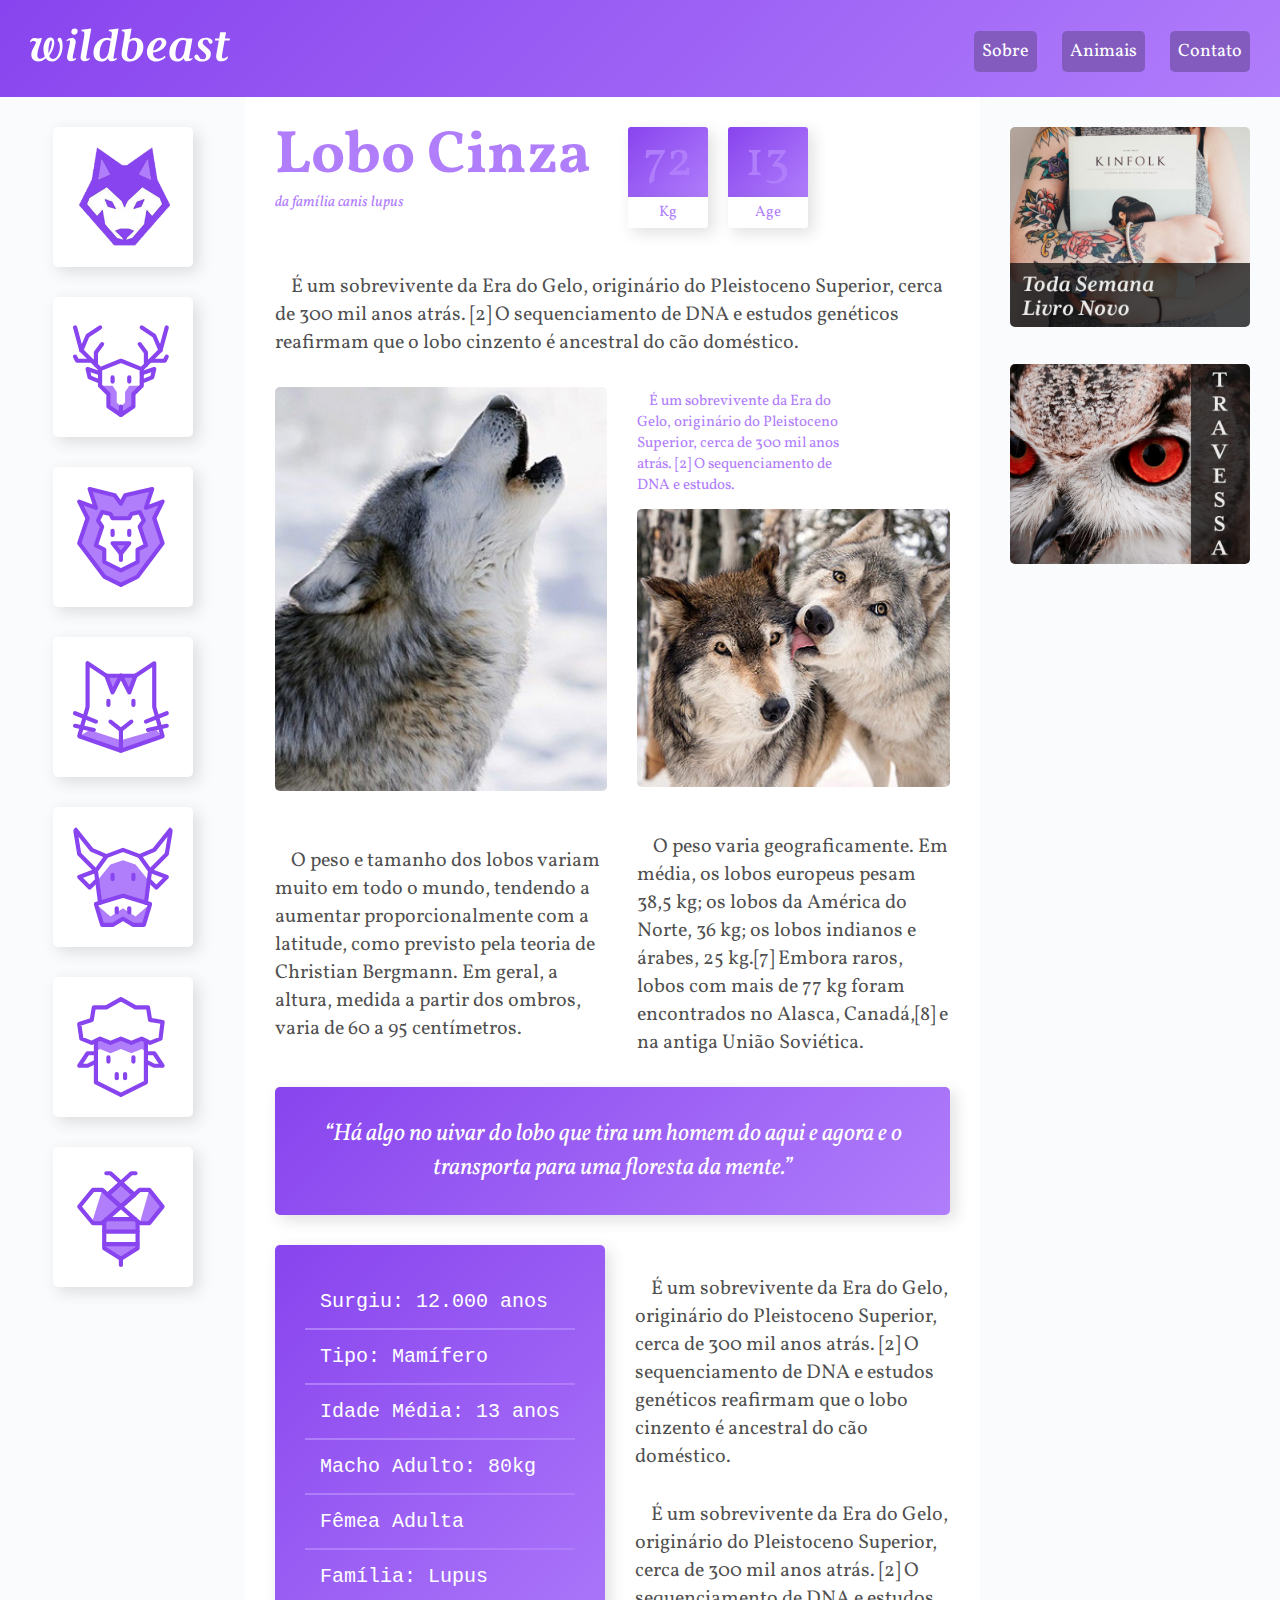
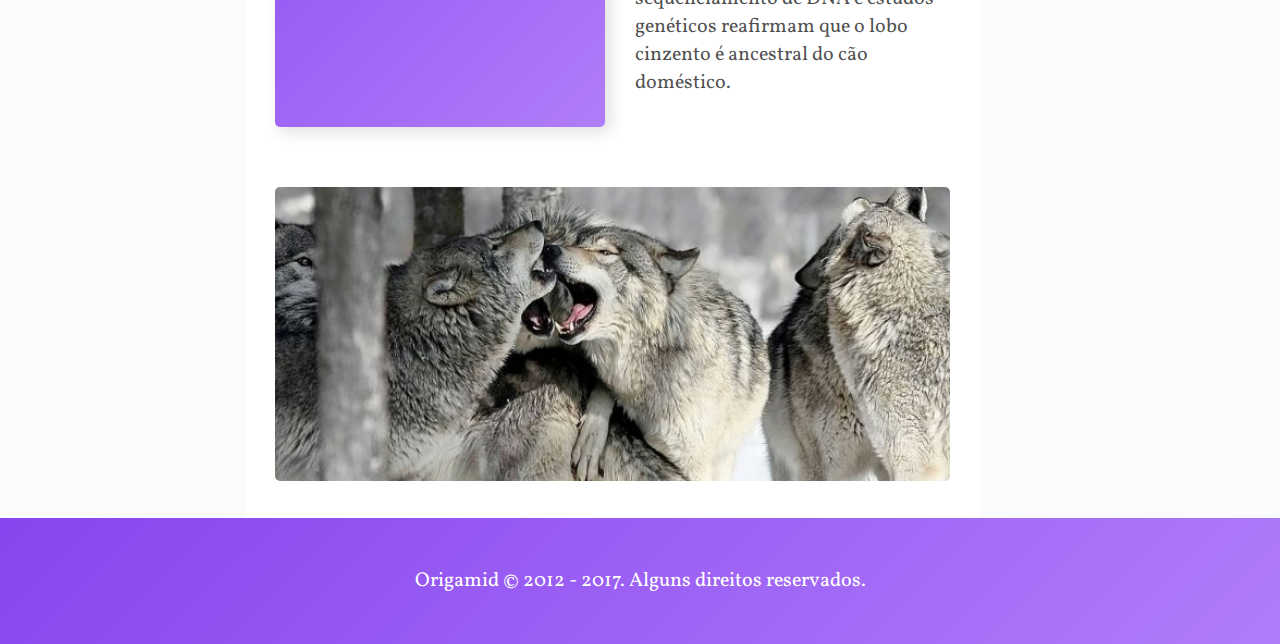
<file: index.html>
<!DOCTYPE html>
<html lang="pt-br">
<head>
    <meta charset="UTF-8">
    <meta name="viewport" content="width=device-width, initial-scale=1.0">
    <link rel="stylesheet" href="Assets/Styles/syle.css">
    <link rel="preconnect" href="https://fonts.googleapis.com">
    <link rel="preconnect" href="https://fonts.gstatic.com" crossorigin>
    <link href="https://fonts.googleapis.com/css2?family=Vollkorn&display=swap" rel="stylesheet">
    <link rel="icon" href="Assets/Images/Components/lobo.svg">
    <title>Wildbeast</title>
</head>
<body>
    <header class="header">
        <a href="index.html">
            <img src="Assets/Images/wildbeast.svg" alt="Logo">
        </a>
        <nav>
            <ul class="header__nav">
                <li>
                    <a href="#">Sobre</a>
                </li>
                <li>
                    <a href="#">Animais</a>
                </li>
                <li>
                    <a href="https://www.linkedin.com/in/leonardo-ferraz-688095271/" target="_blank">Contato</a>
                </li>
            </ul>
        </nav>
    </header>
    <main class="principal">
        <nav class="principal__nav">
            <ul class="principal__links">
                <a href="index.html">
                    <li>
                        <img src="Assets/Images/Components/lobo.svg" alt="Lobo">
                    </li>
                </a>
                <a href="Assets/Pages/cervo.html">
                    <li>
                        <img src="Assets/Images/Components/cervo.svg" alt="Cervo">
                    </li>
                </a>
                <a href="Assets/Pages/leão.html">
                    <li>
                        <img src="Assets/Images/Components/leao.svg" alt="Leão">
                    </li>
                </a>
                <a href="Assets/Pages/gato.html">
                    <li>
                        <img src="Assets/Images/Components/gato.svg" alt="Gato">
                    </li>
                </a>
                <a href="Assets/Pages/vaca.html">
                    <li>
                        <img src="Assets/Images/Components/vaca.svg" alt="Vaca">
                    </li>
                </a>
                <a href="Assets/Pages/ovelha.html">
                    <li>
                        <img src="Assets/Images/Components/ovelha.svg" alt="Ovelha">
                    </li>
                </a>
                <a href="Assets/Pages/abelha.html">
                    <li>
                        <img src="Assets/Images/Components/abelha.svg" alt="abelha">
                    </li>
                </a>
            </ul>
        </nav>
    <section class="section">
        <div class="section__content">
            <div class="section__principal-title">
                <h1>Lobo Cinza</h1>
                <h2>da família canis lupus</h2>
            </div>
            <div class="section__info">
                <div>
                    <span id="número">72</span>
                    <span id="rótulo">Kg</span>
                </div>
                <div>
                    <span id="número">13</span>
                    <span id="rótulo">Age</span>
                </div>
            </div>
            <div class="section__text">
                <p>
                    &nbsp;&nbsp;&nbsp; É um sobrevivente da Era do Gelo, 
                    originário do Pleistoceno Superior, 
                    cerca de 300 mil anos atrás.
                    [2] O sequenciamento de DNA e estudos genéticos 
                    reafirmam que o lobo cinzento é ancestral do cão doméstico.
                </p>
            </div>
        </div>
    <article class="principal__article">
        <figure class="lobo-1">
            <img src="Assets/Images/lobo/wolf1.jpg" alt="Lobo">
        </figure>
        <div class="text__origem">
            <p>
                &nbsp;&nbsp;&nbsp; É um sobrevivente da Era do Gelo, 
                originário do Pleistoceno Superior, 
                cerca de 300 mil anos atrás.
                [2] O sequenciamento de DNA e estudos.
            </p>
        </div>
        <figure class="lobo-2">
            <img src="Assets/Images/lobo/wolf2.jpg" alt="Lobos">
        </figure>
        <div class="text__tamanho">
            <p>
                &nbsp;&nbsp;&nbsp; O peso e tamanho dos lobos variam muito em todo o mundo, 
                tendendo a aumentar proporcionalmente com a latitude, 
                como previsto pela teoria de Christian Bergmann. 
                Em geral, a altura, medida a partir dos ombros, 
                varia de 60 a 95 centímetros.
            </p>
        </div>
        <div class="text__local">
            <p>
                &nbsp;&nbsp;&nbsp; O peso varia geograficamente. Em média, 
                os lobos europeus pesam 38,5 kg; os lobos da América do Norte, 
                36 kg; os lobos indianos e árabes, 25 kg.[7] Embora raros, 
                lobos com mais de 77 kg foram encontrados no Alasca, 
                Canadá,[8] e na antiga União Soviética.
            </p>
        </div>
    </article>
        <section class="section__infos">
            <div class="section__citação">
                <h1>“Há algo no uivar do lobo que tira um homem do aqui 
                    e agora e o transporta para uma floresta da mente.”
                </h1>
            </div>
            <ul class="section__list">
                <li>Surgiu: 12.000 anos</li>
                <li>Tipo: Mamífero</li>
                <li>Idade Média: 13 anos</li>
                <li>Macho Adulto: 80kg</li>
                <li>Fêmea Adulta</li>
                <li>Família: Lupus</li>
            </ul>
            <div class="section__infos-text">
                <p>
                    &nbsp;&nbsp;&nbsp; É um sobrevivente da Era do Gelo, originário do Pleistoceno Superior, 
                    cerca de 300 mil anos atrás.
                    [2] O sequenciamento de DNA e estudos genéticos 
                    reafirmam que o lobo cinzento é ancestral do cão doméstico.  
                </p>
                <p>
                    &nbsp;&nbsp;&nbsp; É um sobrevivente da Era do Gelo, originário do Pleistoceno Superior, 
                    cerca de 300 mil anos atrás.
                    [2] O sequenciamento de DNA e estudos genéticos 
                    reafirmam que o lobo cinzento é ancestral do cão doméstico.
                </p>
            </div>
            <figure class="lobo-3">
                <img src="Assets/Images/lobo/wolf3.jpg" alt="Alcateia">
            </figure>
        </section>
    </section>
        <aside class="principal__anuncios">
            <a href="#">
                <img src="Assets/Images/anuncio-1.jpg" alt="Anúncio">
            </a>
            <a href="#">
                <img src="Assets/Images/anuncio-2.jpg" alt="Anúncio">
            </a>
        </aside>
    </main>
    <footer class="footer">
        <h1>Origamid © 2012 - 2017. Alguns direitos reservados.</h1>
    </footer>
</body>
</html>
</file>
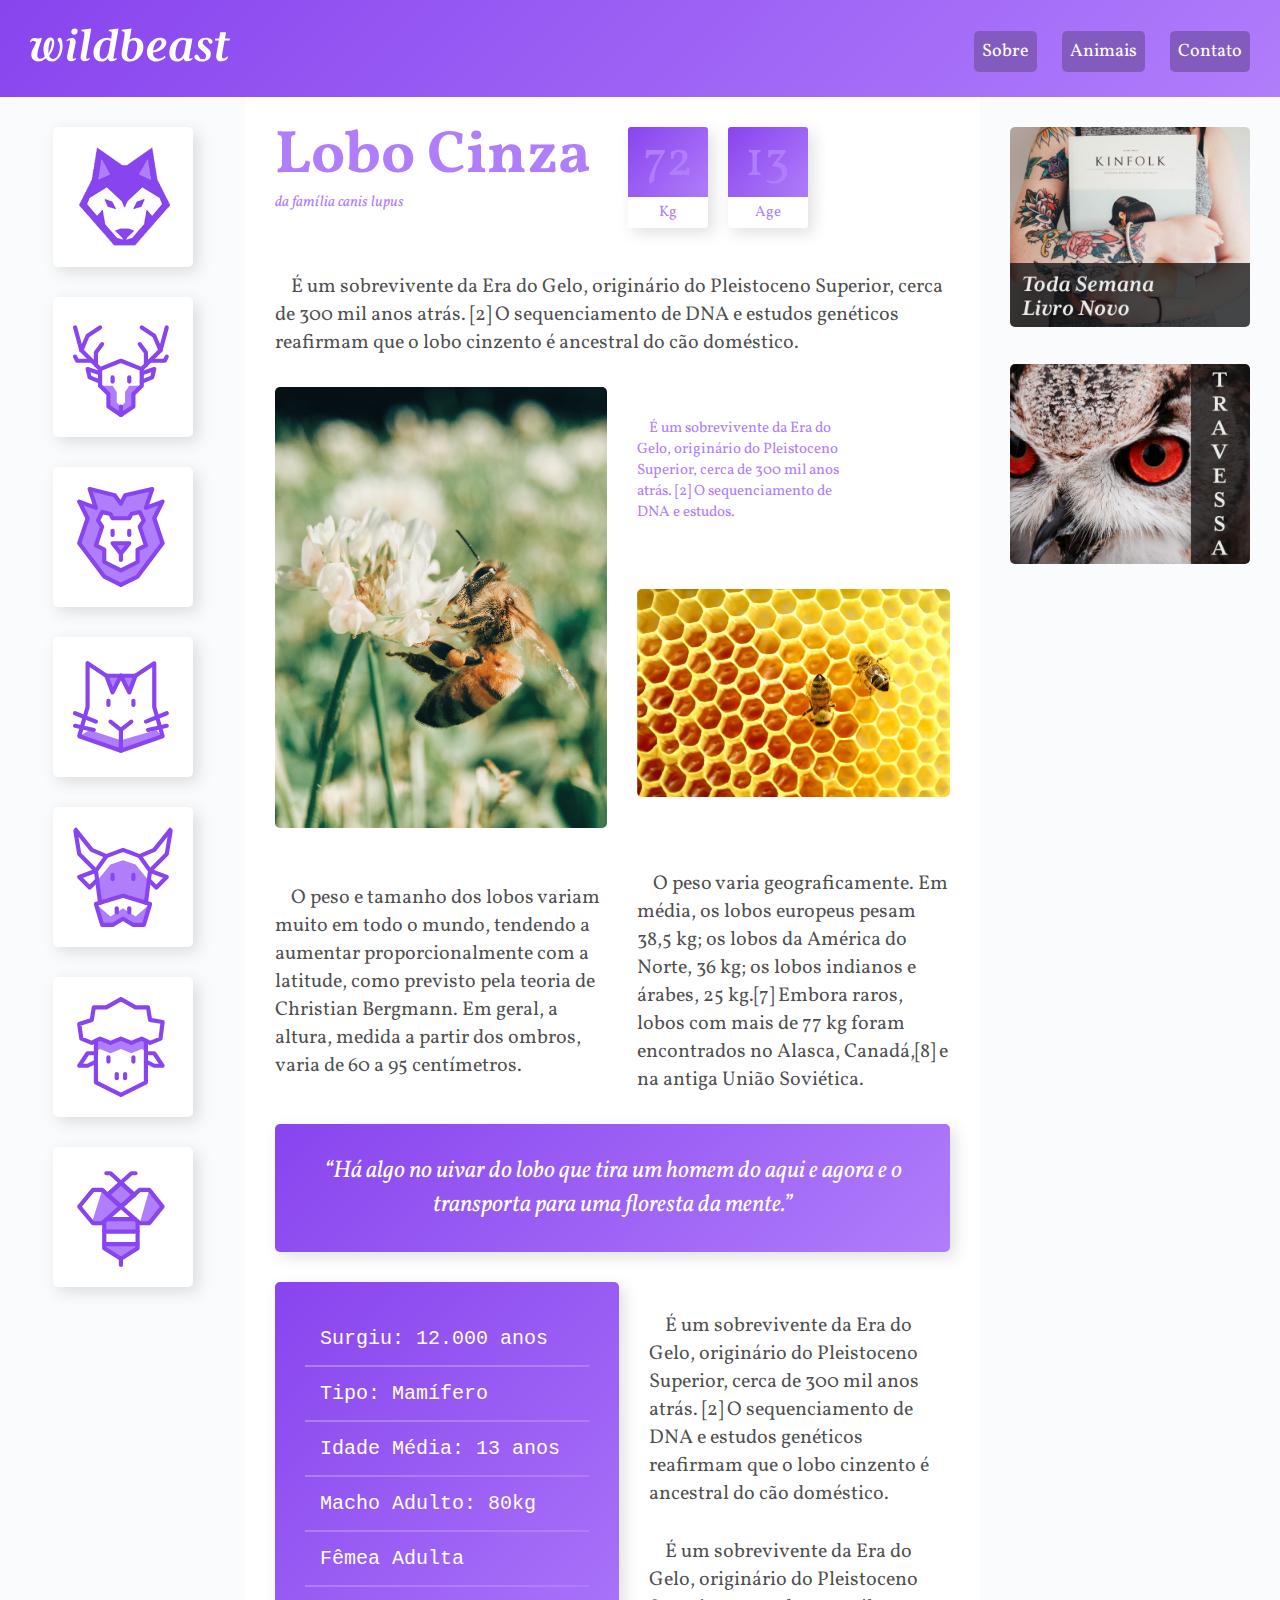
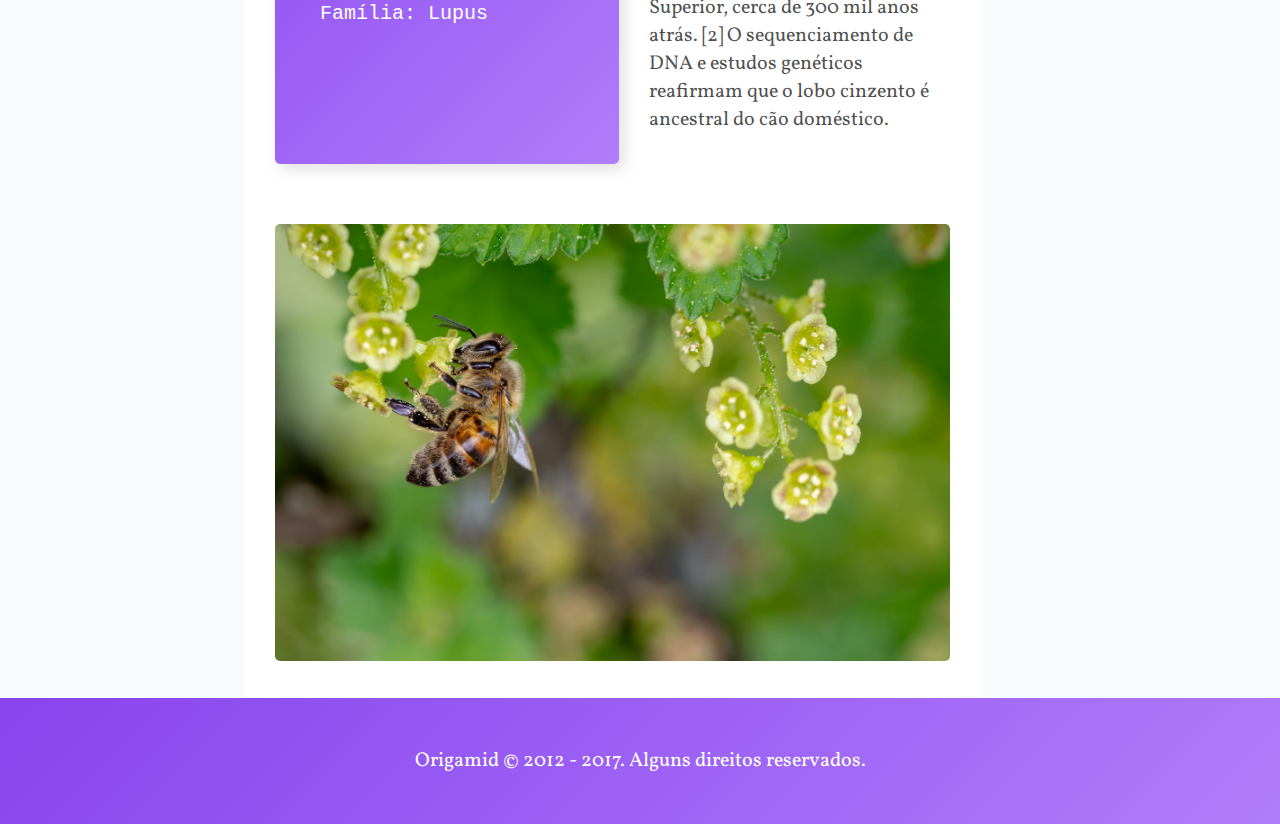
<file: Assets/Pages/abelha.html>
<!DOCTYPE html>
<html lang="pt-br">
<head>
    <meta charset="UTF-8">
    <meta name="viewport" content="width=device-width, initial-scale=1.0">
    <link rel="stylesheet" href="../Styles/syle.css">
    <link rel="preconnect" href="https://fonts.googleapis.com">
    <link rel="preconnect" href="https://fonts.gstatic.com" crossorigin>
    <link href="https://fonts.googleapis.com/css2?family=Vollkorn&display=swap" rel="stylesheet">
    <link rel="icon" href="../Images/Components/abelha.svg">
    <title>Wildbeast</title>
</head>
<body>
    <header class="header">
        <a href="../../index.html">
            <img src="../Images/wildbeast.svg" alt="Logo">
        </a>
        <nav>
            <ul class="header__nav">
                <li>
                    <a href="#">Sobre</a>
                </li>
                <li>
                    <a href="#">Animais</a>
                </li>
                <li>
                    <a href="https://www.linkedin.com/in/leonardo-ferraz-688095271/" target="_blank">Contato</a>
                </li>
            </ul>
        </nav>
    </header>
    <main class="principal">
        <nav class="principal__nav">
            <ul class="principal__links">
                <a href="../../index.html">
                    <li>
                        <img src="../Images/Components/lobo.svg" alt="Lobo">
                    </li>
                </a>
                <a href="../Pages/cervo.html">
                    <li>
                        <img src="../Images/Components/cervo.svg" alt="Cervo">
                    </li>
                </a>
                <a href="../Pages/leão.html">
                    <li>
                        <img src="../Images/Components/leao.svg" alt="Leão">
                    </li>
                </a>
                <a href="../Pages/gato.html">
                    <li>
                        <img src="../Images/Components/gato.svg" alt="Gato">
                    </li>
                </a>
                <a href="../Pages/vaca.html">
                    <li>
                        <img src="../Images/Components/vaca.svg" alt="Vaca">
                    </li>
                </a>
                <a href="../Pages/ovelha.html">
                    <li>
                        <img src="../Images/Components/ovelha.svg" alt="Ovelha">
                    </li>
                </a>
                <a href="../Pages/abelha.html">
                    <li>
                        <img src="../Images/Components/abelha.svg" alt="abelha">
                    </li>
                </a>
            </ul>
        </nav>
    <section class="section">
        <div class="section__content">
            <div class="section__principal-title">
                <h1>Lobo Cinza</h1>
                <h2>da família canis lupus</h2>
            </div>
            <div class="section__info">
                <div>
                    <span id="número">72</span>
                    <span id="rótulo">Kg</span>
                </div>
                <div>
                    <span id="número">13</span>
                    <span id="rótulo">Age</span>
                </div>
            </div>
            <div class="section__text">
                <p>
                    &nbsp;&nbsp;&nbsp; É um sobrevivente da Era do Gelo, 
                    originário do Pleistoceno Superior, 
                    cerca de 300 mil anos atrás.
                    [2] O sequenciamento de DNA e estudos genéticos 
                    reafirmam que o lobo cinzento é ancestral do cão doméstico.
                </p>
            </div>
        </div>
    <article class="principal__article">
        <figure class="lobo-1">
            <img src="../Images/abelha/abelha-1.jpg" alt="Abelha na flor">
        </figure>
        <div class="text__origem">
            <p>
                &nbsp;&nbsp;&nbsp; É um sobrevivente da Era do Gelo, 
                originário do Pleistoceno Superior, 
                cerca de 300 mil anos atrás.
                [2] O sequenciamento de DNA e estudos.
            </p>
        </div>
        <figure class="lobo-2">
            <img src="../Images/abelha/abelha-2.jpg" alt="Abelha no favo">
        </figure>
        <div class="text__tamanho">
            <p>
                &nbsp;&nbsp;&nbsp; O peso e tamanho dos lobos variam muito em todo o mundo, 
                tendendo a aumentar proporcionalmente com a latitude, 
                como previsto pela teoria de Christian Bergmann. 
                Em geral, a altura, medida a partir dos ombros, 
                varia de 60 a 95 centímetros.
            </p>
        </div>
        <div class="text__local">
            <p>
                &nbsp;&nbsp;&nbsp; O peso varia geograficamente. Em média, 
                os lobos europeus pesam 38,5 kg; os lobos da América do Norte, 
                36 kg; os lobos indianos e árabes, 25 kg.[7] Embora raros, 
                lobos com mais de 77 kg foram encontrados no Alasca, 
                Canadá,[8] e na antiga União Soviética.
            </p>
        </div>
    </article>
        <section class="section__infos">
            <div class="section__citação">
                <h1>“Há algo no uivar do lobo que tira um homem do aqui 
                    e agora e o transporta para uma floresta da mente.”
                </h1>
            </div>
            <ul class="section__list">
                <li>Surgiu: 12.000 anos</li>
                <li>Tipo: Mamífero</li>
                <li>Idade Média: 13 anos</li>
                <li>Macho Adulto: 80kg</li>
                <li>Fêmea Adulta</li>
                <li>Família: Lupus</li>
            </ul>
            <div class="section__infos-text">
                <p>
                    &nbsp;&nbsp;&nbsp; É um sobrevivente da Era do Gelo, originário do Pleistoceno Superior, 
                    cerca de 300 mil anos atrás.
                    [2] O sequenciamento de DNA e estudos genéticos 
                    reafirmam que o lobo cinzento é ancestral do cão doméstico.  
                </p>
                <p>
                    &nbsp;&nbsp;&nbsp; É um sobrevivente da Era do Gelo, originário do Pleistoceno Superior, 
                    cerca de 300 mil anos atrás.
                    [2] O sequenciamento de DNA e estudos genéticos 
                    reafirmam que o lobo cinzento é ancestral do cão doméstico.
                </p>
            </div>
            <figure class="lobo-3">
                <img src="../Images/abelha/abelha-3.jpg" alt="Abelha na flor">
            </figure>
        </section>
    </section>
        <aside class="principal__anuncios">
            <a href="#">
                <img src="../Images/anuncio-1.jpg" alt="Anúncio">
            </a>
            <a href="#">
                <img src="../Images/anuncio-2.jpg" alt="Anúncio">
            </a>
        </aside>
    </main>
    <footer class="footer">
        <h1>Origamid © 2012 - 2017. Alguns direitos reservados.</h1>
    </footer>
</body>
</html>
</file>
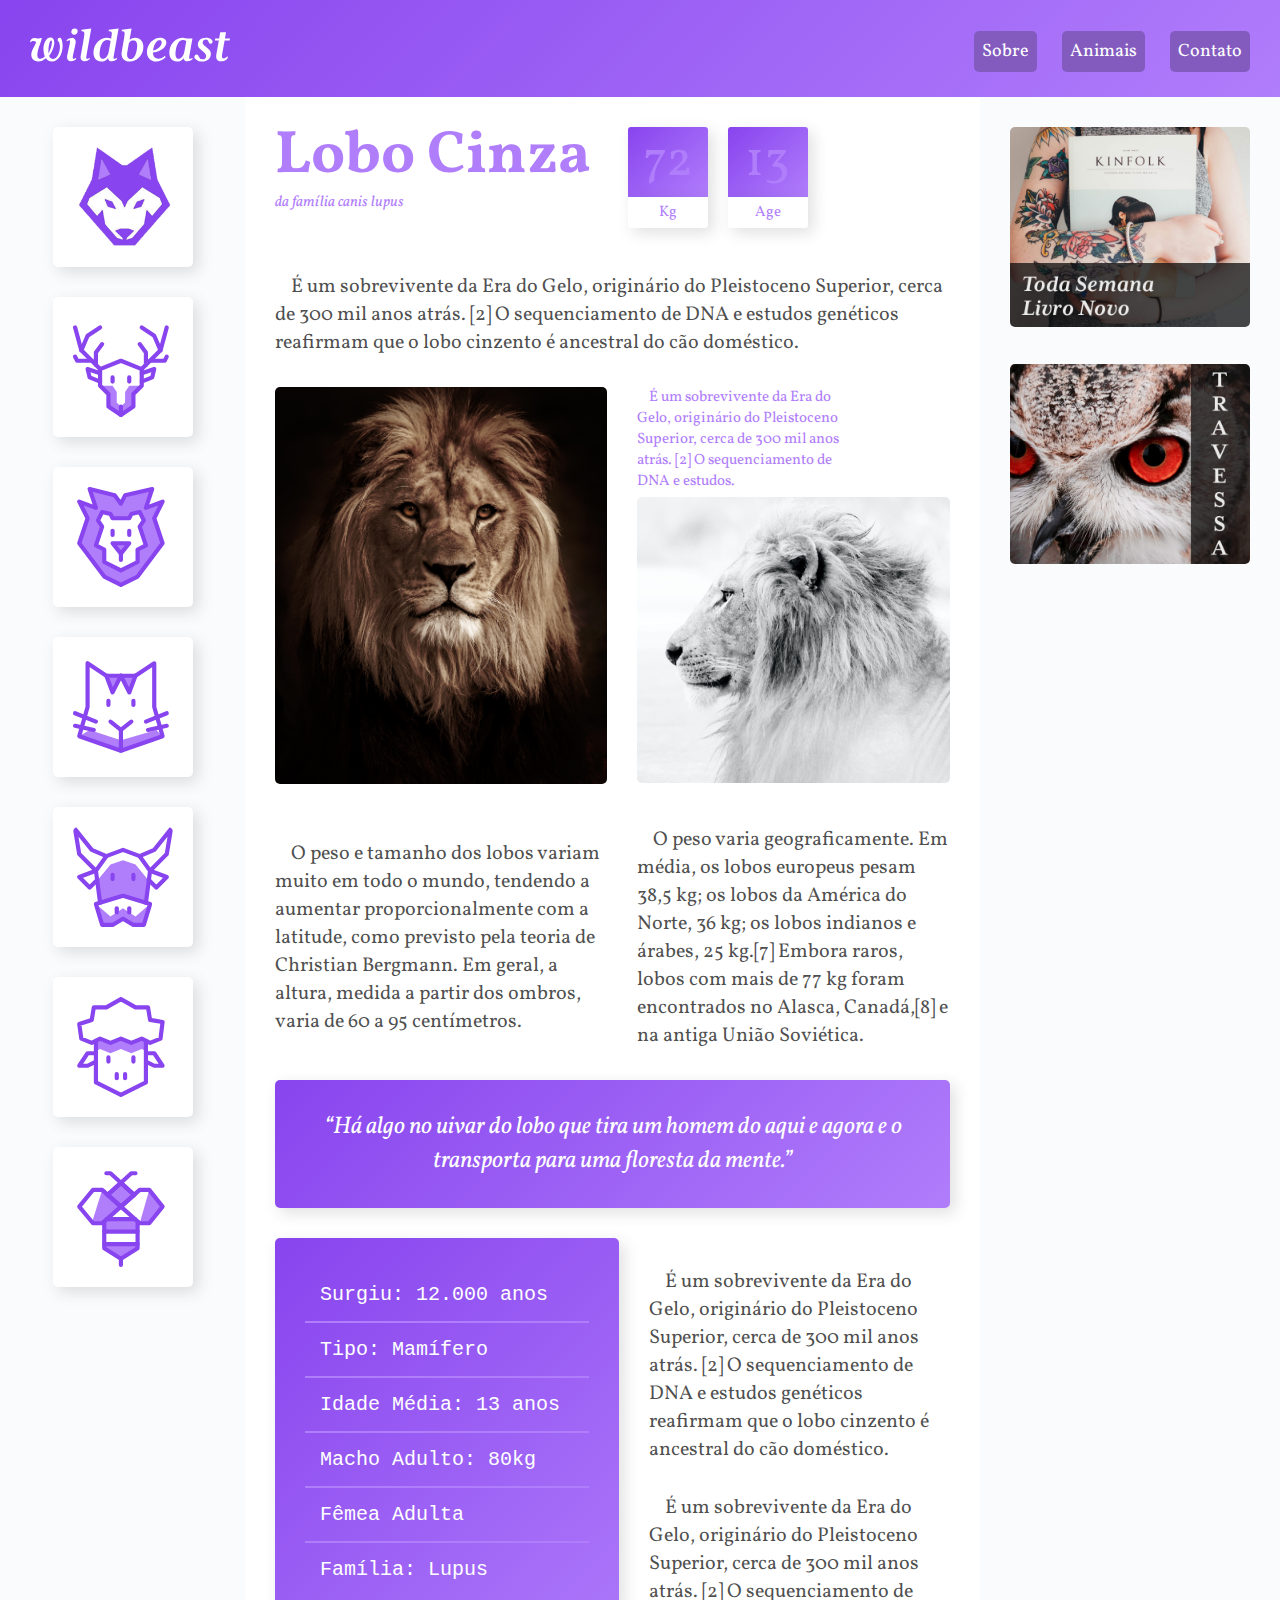
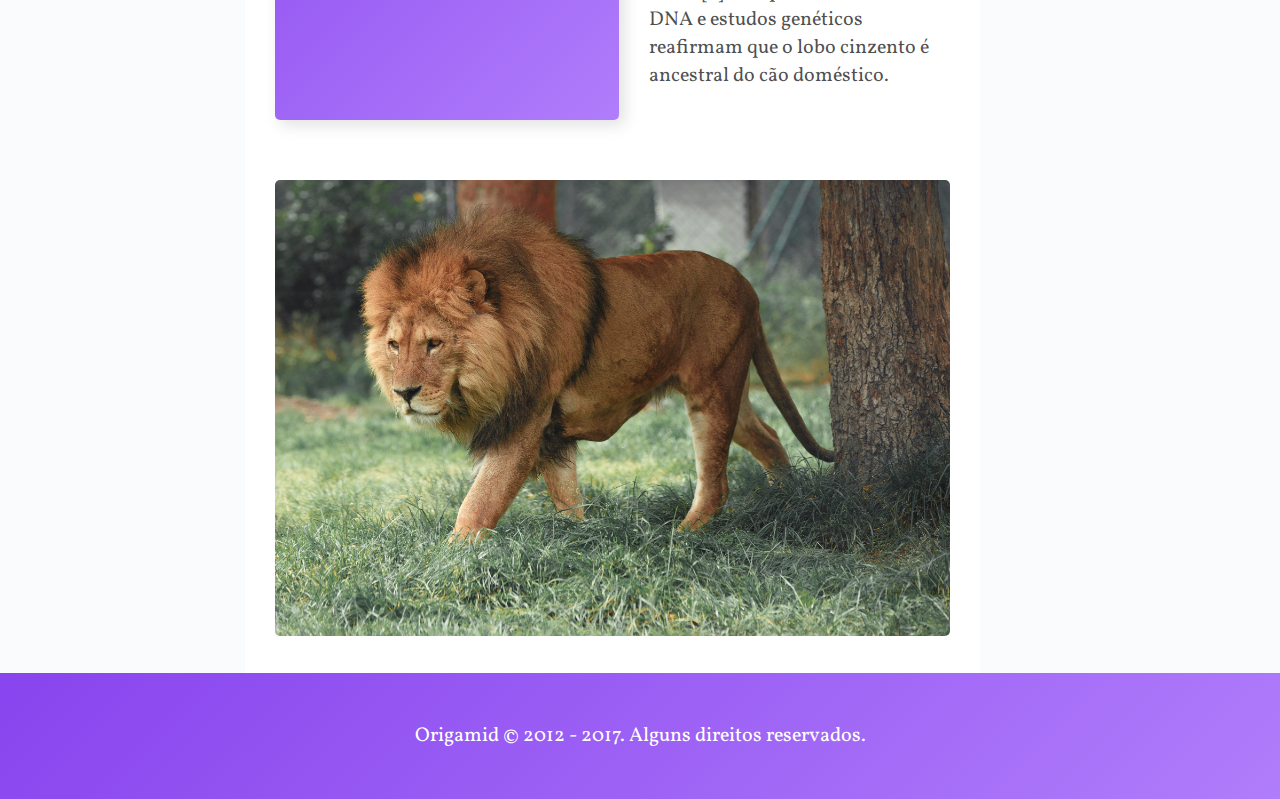
<file: Assets/Pages/leão.html>
<!DOCTYPE html>
<html lang="pt-br">
<head>
    <meta charset="UTF-8">
    <meta name="viewport" content="width=device-width, initial-scale=1.0">
    <link rel="stylesheet" href="../Styles/syle.css">
    <link rel="preconnect" href="https://fonts.googleapis.com">
    <link rel="preconnect" href="https://fonts.gstatic.com" crossorigin>
    <link href="https://fonts.googleapis.com/css2?family=Vollkorn&display=swap" rel="stylesheet">
    <link rel="icon" href="../Images/Components/leao.svg">
    <title>Wildbeast</title>
</head>
<body>
    <header class="header">
        <a href="../../index.html">
            <img src="../Images/wildbeast.svg" alt="Logo">
        </a>
        <nav>
            <ul class="header__nav">
                <li>
                    <a href="#">Sobre</a>
                </li>
                <li>
                    <a href="#">Animais</a>
                </li>
                <li>
                    <a href="https://www.linkedin.com/in/leonardo-ferraz-688095271/" target="_blank">Contato</a>
                </li>
            </ul>
        </nav>
    </header>
    <main class="principal">
        <nav class="principal__nav">
            <ul class="principal__links">
                <a href="../../index.html">
                    <li>
                        <img src="../Images/Components/lobo.svg" alt="Lobo">
                    </li>
                </a>
                <a href="../Pages/cervo.html">
                    <li>
                        <img src="../Images/Components/cervo.svg" alt="Cervo">
                    </li>
                </a>
                <a href="../Pages/leão.html">
                    <li>
                        <img src="../Images/Components/leao.svg" alt="Leão">
                    </li>
                </a>
                <a href="../Pages/gato.html">
                    <li>
                        <img src="../Images/Components/gato.svg" alt="Gato">
                    </li>
                </a>
                <a href="../Pages/vaca.html">
                    <li>
                        <img src="../Images/Components/vaca.svg" alt="Vaca">
                    </li>
                </a>
                <a href="../Pages/ovelha.html">
                    <li>
                        <img src="../Images/Components/ovelha.svg" alt="Ovelha">
                    </li>
                </a>
                <a href="../Pages/abelha.html">
                    <li>
                        <img src="../Images/Components/abelha.svg" alt="abelha">
                    </li>
                </a>
            </ul>
        </nav>
    <section class="section">
        <div class="section__content">
            <div class="section__principal-title">
                <h1>Lobo Cinza</h1>
                <h2>da família canis lupus</h2>
            </div>
            <div class="section__info">
                <div>
                    <span id="número">72</span>
                    <span id="rótulo">Kg</span>
                </div>
                <div>
                    <span id="número">13</span>
                    <span id="rótulo">Age</span>
                </div>
            </div>
            <div class="section__text">
                <p>
                    &nbsp;&nbsp;&nbsp; É um sobrevivente da Era do Gelo, 
                    originário do Pleistoceno Superior, 
                    cerca de 300 mil anos atrás.
                    [2] O sequenciamento de DNA e estudos genéticos 
                    reafirmam que o lobo cinzento é ancestral do cão doméstico.
                </p>
            </div>
        </div>
    <article class="principal__article">
        <figure class="lobo-1">
            <img src="../Images/leão/Leão-1.jpg" alt="Leão">
        </figure>
        <div class="text__origem">
            <p>
                &nbsp;&nbsp;&nbsp; É um sobrevivente da Era do Gelo, 
                originário do Pleistoceno Superior, 
                cerca de 300 mil anos atrás.
                [2] O sequenciamento de DNA e estudos.
            </p>
        </div>
        <figure class="lobo-2">
            <img src="../Images/leão/Leão-2.jpg" alt="Leão albino">
        </figure>
        <div class="text__tamanho">
            <p>
                &nbsp;&nbsp;&nbsp; O peso e tamanho dos lobos variam muito em todo o mundo, 
                tendendo a aumentar proporcionalmente com a latitude, 
                como previsto pela teoria de Christian Bergmann. 
                Em geral, a altura, medida a partir dos ombros, 
                varia de 60 a 95 centímetros.
            </p>
        </div>
        <div class="text__local">
            <p>
                &nbsp;&nbsp;&nbsp; O peso varia geograficamente. Em média, 
                os lobos europeus pesam 38,5 kg; os lobos da América do Norte, 
                36 kg; os lobos indianos e árabes, 25 kg.[7] Embora raros, 
                lobos com mais de 77 kg foram encontrados no Alasca, 
                Canadá,[8] e na antiga União Soviética.
            </p>
        </div>
    </article>
        <section class="section__infos">
            <div class="section__citação">
                <h1>“Há algo no uivar do lobo que tira um homem do aqui 
                    e agora e o transporta para uma floresta da mente.”
                </h1>
            </div>
            <ul class="section__list">
                <li>Surgiu: 12.000 anos</li>
                <li>Tipo: Mamífero</li>
                <li>Idade Média: 13 anos</li>
                <li>Macho Adulto: 80kg</li>
                <li>Fêmea Adulta</li>
                <li>Família: Lupus</li>
            </ul>
            <div class="section__infos-text">
                <p>
                    &nbsp;&nbsp;&nbsp; É um sobrevivente da Era do Gelo, originário do Pleistoceno Superior, 
                    cerca de 300 mil anos atrás.
                    [2] O sequenciamento de DNA e estudos genéticos 
                    reafirmam que o lobo cinzento é ancestral do cão doméstico.  
                </p>
                <p>
                    &nbsp;&nbsp;&nbsp; É um sobrevivente da Era do Gelo, originário do Pleistoceno Superior, 
                    cerca de 300 mil anos atrás.
                    [2] O sequenciamento de DNA e estudos genéticos 
                    reafirmam que o lobo cinzento é ancestral do cão doméstico.
                </p>
            </div>
            <figure class="lobo-3">
                <img src="../Images/leão/Leão-3.jpg" alt="Leão caminhando">
            </figure>
        </section>
    </section>
        <aside class="principal__anuncios">
            <a href="#">
                <img src="../Images/anuncio-1.jpg" alt="Anúncio">
            </a>
            <a href="#">
                <img src="../Images/anuncio-2.jpg" alt="Anúncio">
            </a>
        </aside>
    </main>
    <footer class="footer">
        <h1>Origamid © 2012 - 2017. Alguns direitos reservados.</h1>
    </footer>
</body>
</html>
</file>
<file: Assets/Styles/syle.css>
@import url("header.css");
@import url("principal.css");
@import url("footer.css");

*{
    margin: 0;
    padding: 0;
    border: 0;
    list-style: none;
    box-sizing: border-box;
}

:root{
    --preto: #000000;
    --branco: #ffffff;
    --bg-gradient-1: #8844ee;
    --bg-gradient-2: #b07dfb;
    --lateral: #fafbfc;
    --button-header: #835bbf;
    --button-header-hover: #492a7a;
    --title: #B07DFB;
    --text: #000000B3;
    --shadow: #2C2C2C26;
}

body{
    background: var(--branco);
    font-family: 'Vollkorn', serif;
}

img{
    width: 100%;

    border-radius: 5px;
    overflow-clip-margin: content-box;
    overflow: clip;
}
</file>
